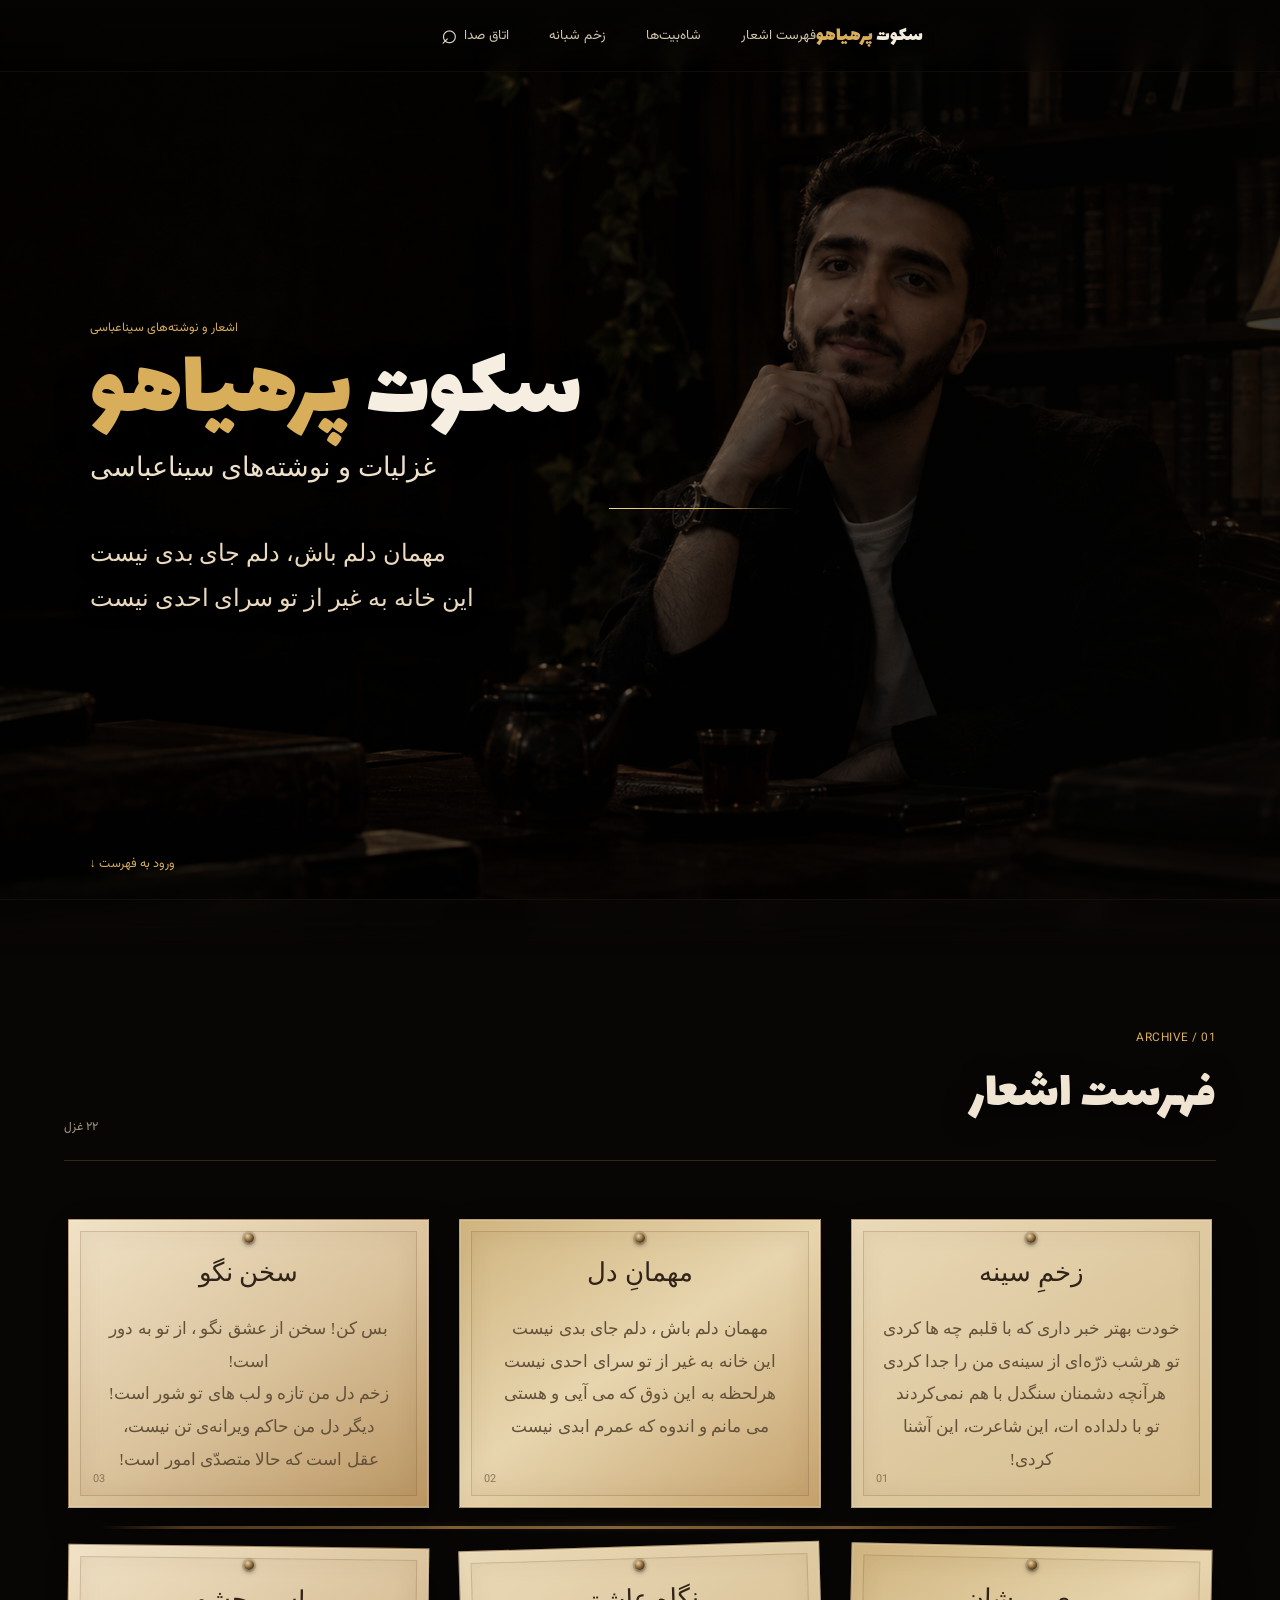
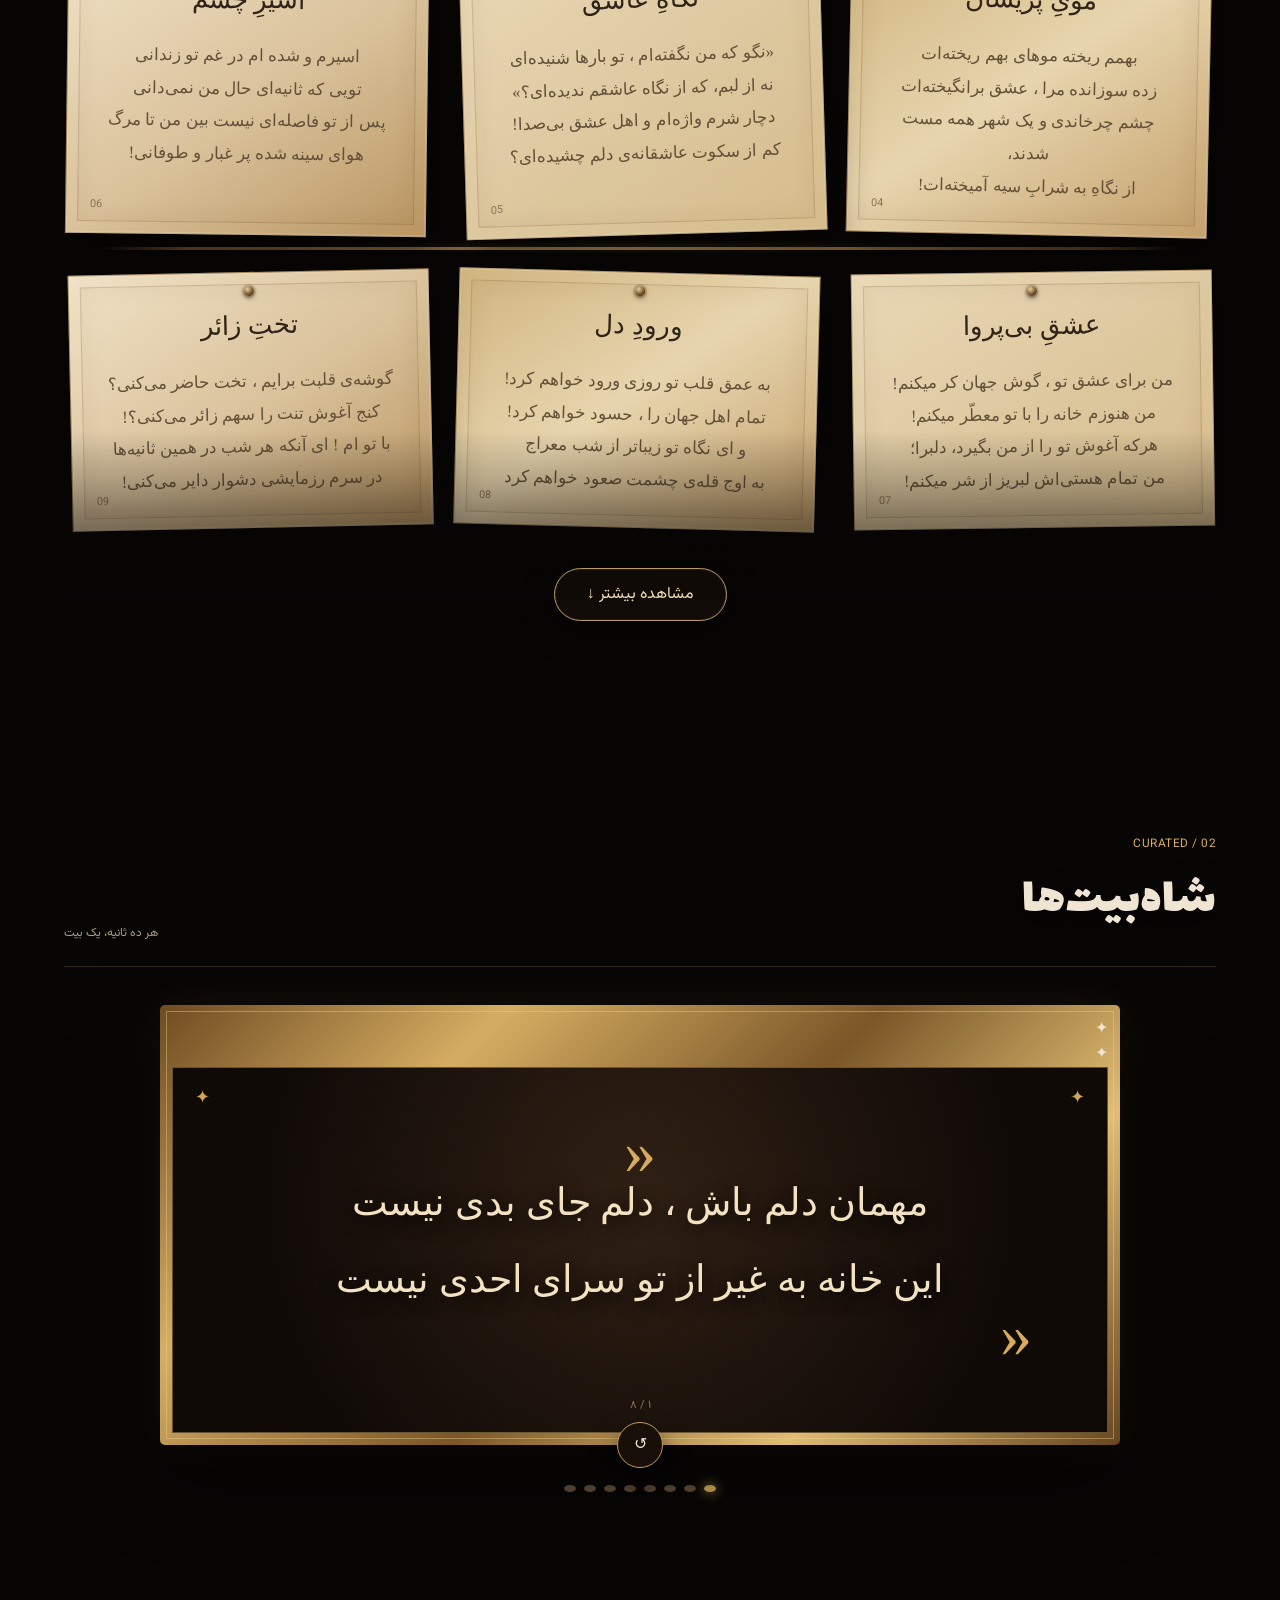
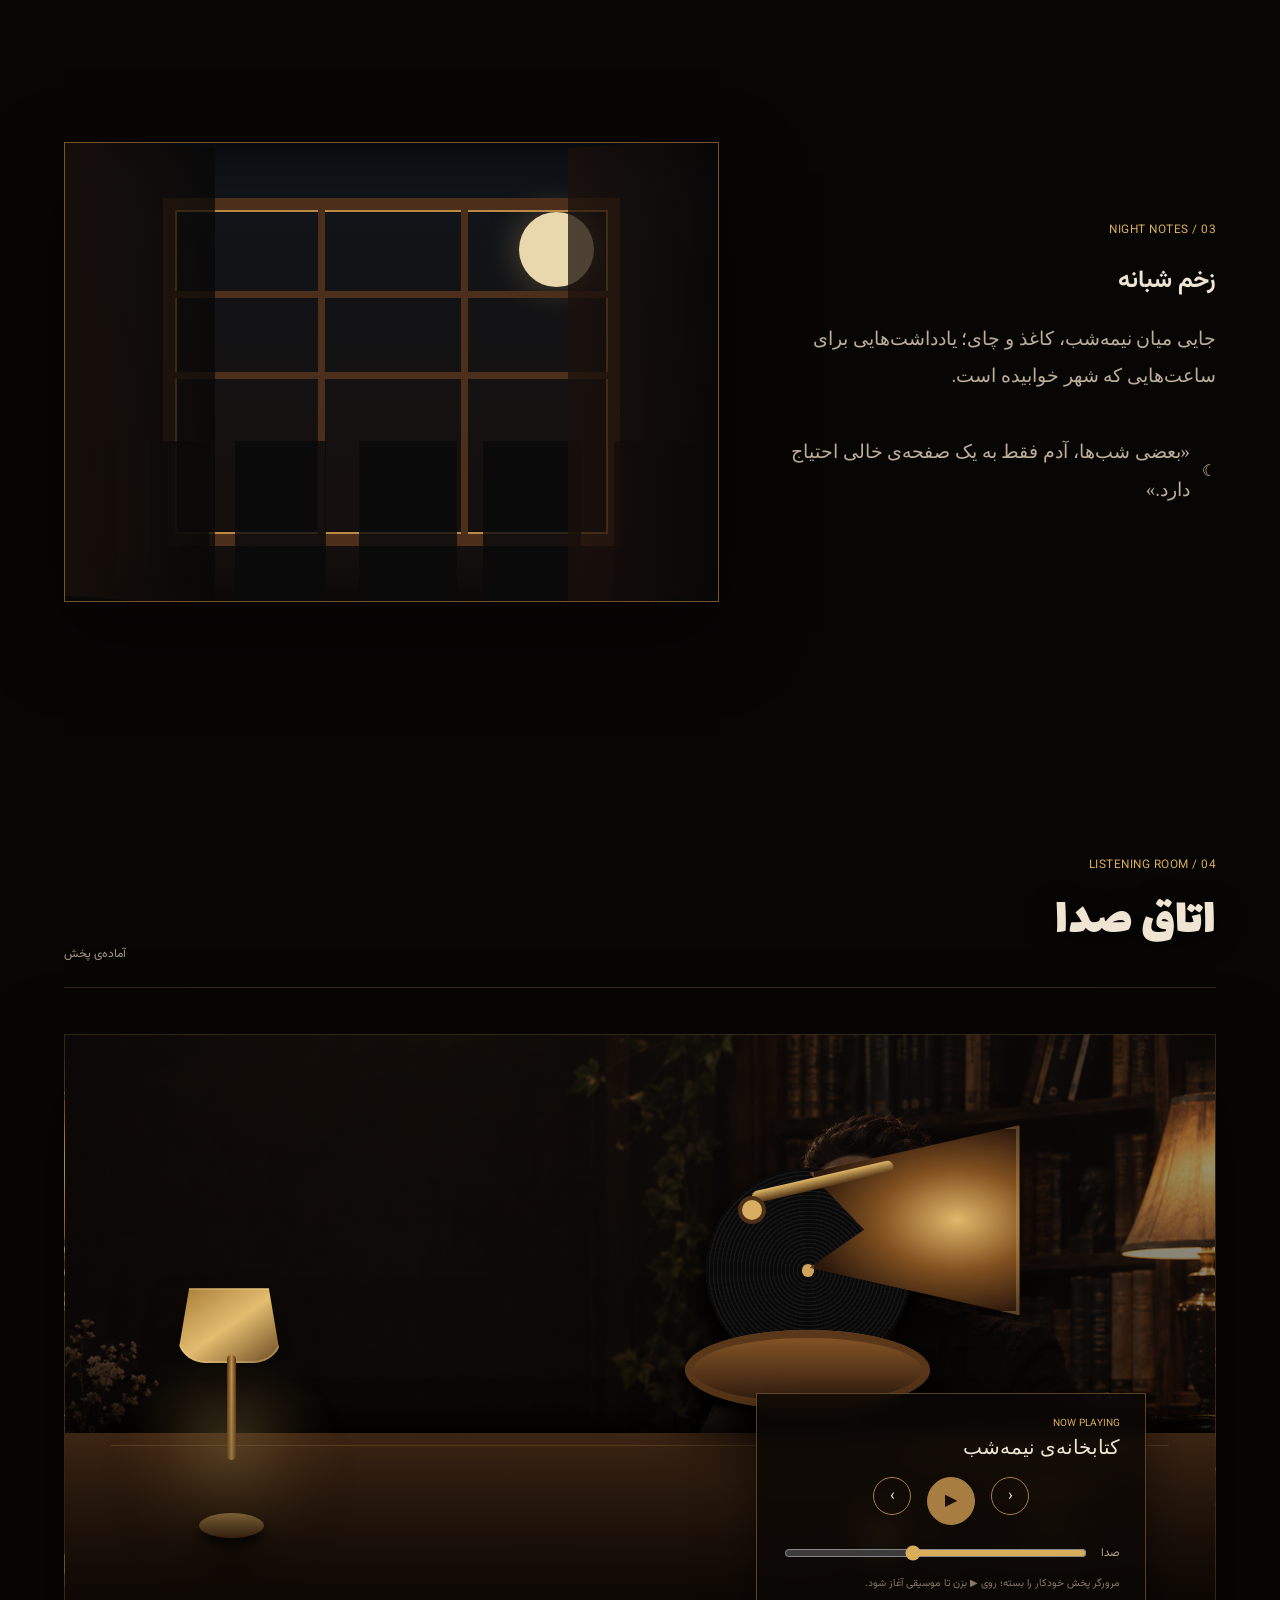
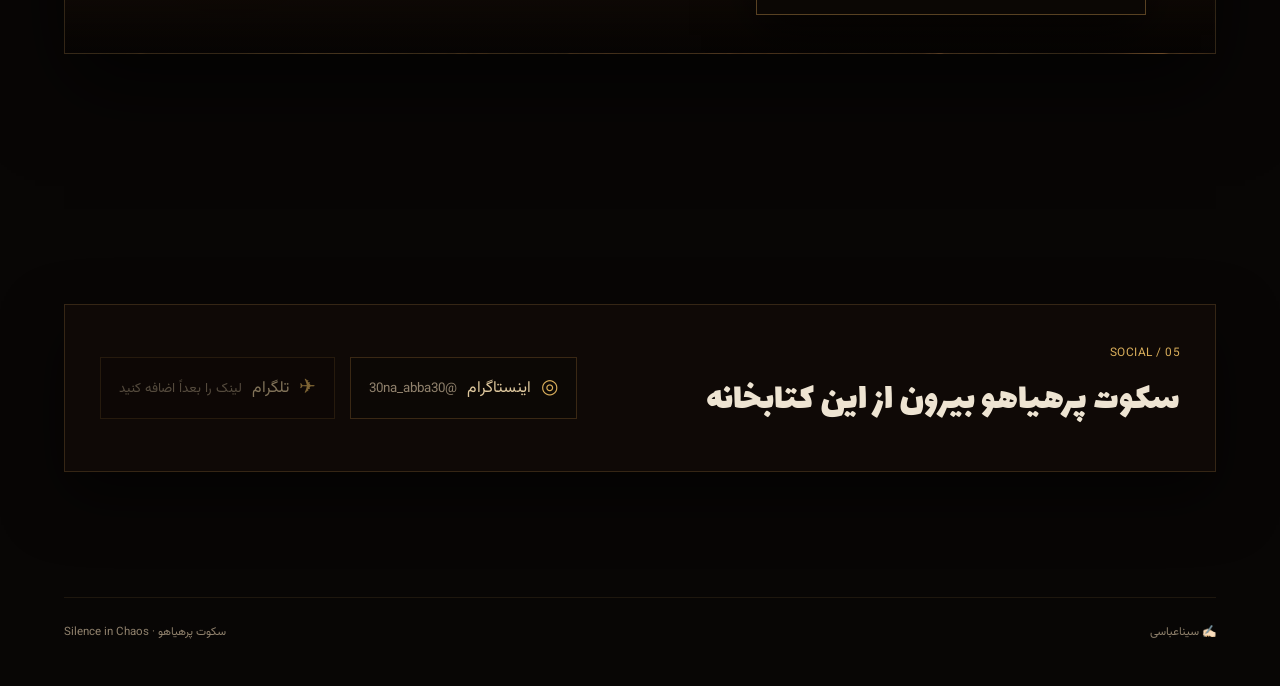
<file: index.html>
<!doctype html>
<html lang="fa" dir="rtl">
<head>
  <meta charset="utf-8">
  <meta name="viewport" content="width=device-width,initial-scale=1,viewport-fit=cover">
  <meta name="theme-color" content="#0d0907">
  <meta name="description" content="سکوت پرهیاهو — غزلیات و نوشته‌های سیناعباسی">
  <title>سکوت پرهیاهو | غزلیات و نوشته‌های سیناعباسی</title>
  <link rel="preconnect" href="https://fonts.googleapis.com">
  <link rel="preconnect" href="https://fonts.gstatic.com" crossorigin>
  <link href="https://fonts.googleapis.com/css2?family=Lalezar&family=Vazirmatn:wght@300;400;500;600;700&display=swap" rel="stylesheet">
  <link rel="stylesheet" href="style.css">
</head>
<body>
  <div id="cursorGlow" aria-hidden="true"></div>
  <div class="grain" aria-hidden="true"></div>

  <header class="topbar">
    <a class="brand" href="#home"><span>سکوت</span> پرهیاهو</a>
    <nav>
      <a href="#archive">فهرست اشعار</a>
      <a href="#selected">شاه‌بیت‌ها</a>
      <a href="#night">زخم شبانه</a>
      <a href="#sound">اتاق صدا</a>
    </nav>
    <button class="search-btn" id="searchBtn" aria-label="جست‌وجوی شعر">⌕</button>
  </header>

  <main>
    <section class="hero reveal" id="home">
      <div class="hero-photo" role="img" aria-label="سیناعباسی در فضای کتابخانه»"></div>
      <div class="hero-vignette"></div>
      <div class="hero-copy">
        <div class="eyebrow">اشعار و نوشته‌های سیناعباسی</div>
        <h1><span>سکوت</span> پرهیاهو</h1>
        <p class="hero-subtitle">غزلیات و نوشته‌های سیناعباسی</p>
        <div class="hero-line"></div>
        <div class="hero-couplet" aria-label="بیت آغاز">
          <p>مهمان دلم باش، دلم جای بدی نیست</p>
          <p>این خانه به غیر از تو سرای احدی نیست</p>
        </div>
      </div>
      <a class="scroll-cue" href="#archive">ورود به فهرست ↓</a>
    </section>

    <section class="section archive reveal" id="archive">
      <div class="section-head">
        <div><span class="kicker">ARCHIVE / 01</span><h2>فهرست اشعار</h2></div>
        <span class="count">۲۲ غزل</span>
      </div>
      <div class="archive-wrap">
        <div class="thread thread-a"></div><div class="thread thread-b"></div>
        <div class="poem-grid" id="poemGrid"></div>
      </div>
      <div class="more-fade" id="moreFade" aria-hidden="true"></div>
      <button class="more-btn" id="moreBtn">مشاهده بیشتر <span>↓</span></button>
    </section>

    <section class="section selected reveal" id="selected">
      <div class="section-head selected-head">
        <div><span class="kicker">CURATED / 02</span><h2>شاه‌بیت‌ها</h2></div>
        <span class="selected-note">هر ده ثانیه، یک بیت</span>
      </div>
      <div class="quote-frame" id="quoteFrame">
        <div class="frame-ornament top-left">✦</div><div class="frame-ornament top-right">✦</div>
        <div class="quote-inner">
          <span class="quote-mark">«</span>
          <div class="quote-lines" id="quoteLines"></div>
          <span class="quote-mark close">»</span>
          <div class="quote-meta" id="quoteMeta">۱ / ۸</div>
        </div>
        <button class="quote-next" id="quoteNext" aria-label="شاه‌بیت بعدی">↺</button>
      </div>
      <div class="quote-dots" id="quoteDots"></div>
    </section>

    <section class="section night reveal" id="night">
      <div class="night-copy">
        <span class="kicker">NIGHT NOTES / 03</span>
        <h2>زخم شبانه</h2>
        <p>جایی میان نیمه‌شب، کاغذ و چای؛ یادداشت‌هایی برای ساعت‌هایی که شهر خوابیده است.</p>
        <div class="night-note"><span>☾</span><p>«بعضی شب‌ها، آدم فقط به یک صفحه‌ی خالی احتیاج دارد.»</p></div>
      </div>
      <div class="window-scene depth-card" aria-label="پنجره‌ای در شب">
        <div class="moon"></div><div class="window-frame"><i></i><i></i><i></i><i></i></div>
        <div class="city"></div><div class="window-curtain left"></div><div class="window-curtain right"></div>
      </div>
    </section>

    <section class="section sound reveal" id="sound">
      <div class="section-head"><div><span class="kicker">LISTENING ROOM / 04</span><h2>اتاق صدا</h2></div><span class="sound-status" id="soundStatus">آماده‌ی پخش</span></div>
      <div class="sound-room">
        <div class="desk">
          <div class="lamp">
            <div class="lamp-shade"></div><div class="lamp-neck"></div><div class="lamp-base"></div><div class="lamp-light"></div>
          </div>
          <div class="cup"><div class="tea"></div><div class="cup-handle"></div></div>
          <div class="books-stack"><b></b><b></b><b></b></div>
        </div>
        <div class="gramophone depth-object">
          <div class="record"></div><div class="turntable"></div><div class="horn"></div><div class="arm"></div><div class="needle"></div>
        </div>
        <div class="player-panel">
          <div class="track-label"><span>NOW PLAYING</span><strong id="trackName">کتابخانه‌ی نیمه‌شب</strong></div>
          <div class="player-controls"><button id="prevTrack">‹</button><button class="play" id="playBtn">▶</button><button id="nextTrack">›</button></div>
          <div class="volume-row"><span>صدا</span><input id="volume" type="range" min="0" max="1" step="0.01" value="0.58"></div>
          <audio id="audio" preload="auto"></audio>
          <div class="audio-hint" id="audioHint">اگر مرورگر پخش خودکار را بست، یک‌بار روی دکمهٔ پخش بزن.</div>
        </div>
      </div>
    </section>

    <section class="section social reveal" id="social">
      <div class="social-panel depth-card">
        <div><span class="kicker">SOCIAL / 05</span><h2>سکوت پرهیاهو بیرون از این کتابخانه</h2></div>
        <div class="social-links">
          <a href="https://instagram.com/30na_abba30" target="_blank" rel="noopener" class="social-link"><span>◎</span> اینستاگرام <small>@30na_abba30</small></a>
          <a href="#" class="social-link disabled" aria-disabled="true"><span>✈</span> تلگرام <small>لینک را بعداً اضافه کنید</small></a>
        </div>
      </div>
    </section>
  </main>

  <footer><span>✍🏻 سیناعباسی</span><span>سکوت پرهیاهو · Silence in Chaos</span></footer>

  <div class="book-modal" id="bookModal" aria-hidden="true">
    <div class="modal-backdrop" data-close="1"></div>
    <article class="book" role="dialog" aria-modal="true" aria-labelledby="bookTitle">
      <button class="close-book" id="closeBook" aria-label="بستن">×</button>
      <div class="book-page book-cover"><span>سکوت<br>پر هیاهو</span><small>سیناعباسی</small></div>
      <div class="book-page book-content">
        <div class="book-tools"><button id="copyPoem">کپی شعر</button><button id="sharePoem">اشتراک‌گذاری</button><span id="copyStatus"></span></div>
        <span class="kicker">POEM / <span id="bookNumber"></span></span>
        <h2 id="bookTitle"></h2>
        <div class="poem-text" id="bookText"></div>
      </div>
    </article>
  </div>

  <div class="search-modal" id="searchModal" aria-hidden="true"><div class="modal-backdrop" data-search-close="1"></div><div class="search-box"><button id="closeSearch">×</button><input id="searchInput" placeholder="نام یا بخشی از شعر را جست‌وجو کنید…"><div id="searchResults"></div></div></div>

  <script src="poems.js"></script>
  <script src="script.js"></script>
</body>
</html>
</file>
<file: style.css>
:root{
 --bg:#090706;--ink:#eee4d2;--muted:#a89a84;--gold:#d9ae5b;--gold2:#a97b32;--gold3:#f0d493;
 --paper:#ead9b7;--paper2:#d6bc8c;--paper3:#c4a16a;--paper-dark:#b28d59;--brown:#2b1a10;
 --shadow:rgba(0,0,0,.62);--serif:"B Nazanin","BNazanin",Georgia,serif;--sans:"Vazirmatn",Tahoma,sans-serif;--display:"Lalezar","Vazirmatn",sans-serif
}
*{box-sizing:border-box}html{scroll-behavior:smooth}body{margin:0;min-height:100vh;background:#080605;color:var(--ink);font-family:var(--sans);overflow-x:hidden;cursor:none}
body::before{content:"";position:fixed;inset:-2%;z-index:-3;background-image:linear-gradient(rgba(7,5,4,.76),rgba(7,5,4,.86)),url('assets/hero.png');background-size:cover;background-position:center top;filter:blur(7px) saturate(.72);transform:scale(1.04);opacity:.68}
body::after{content:"";position:fixed;inset:0;z-index:-2;pointer-events:none;background:radial-gradient(circle at 18% 18%,rgba(206,160,75,.10),transparent 27%),linear-gradient(180deg,rgba(0,0,0,.12),rgba(0,0,0,.32));}
::selection{background:#d9ae5b;color:#1d1209}button,a,input{font:inherit}a{color:inherit;text-decoration:none}button{cursor:none;color:inherit;background:none;border:0}
.grain{position:fixed;inset:0;z-index:1000;pointer-events:none;opacity:.055;background-image:radial-gradient(#fff .6px,transparent .7px);background-size:6px 6px;mix-blend-mode:screen}
#cursorGlow{position:fixed;z-index:2000;width:118px;height:118px;border-radius:50%;pointer-events:none;opacity:0;transform:translate(-50%,-50%);background:radial-gradient(circle,rgba(255,213,112,.38),rgba(234,181,77,.18) 28%,rgba(234,181,77,.07) 52%,transparent 74%);filter:blur(.5px);mix-blend-mode:screen;transition:opacity .18s ease}
.topbar{position:fixed;top:0;right:0;left:0;height:72px;z-index:100;display:grid;grid-template-columns:1fr auto 1fr;align-items:center;padding:0 4.5vw;background:linear-gradient(180deg,rgba(5,4,3,.96),rgba(5,4,3,.5),transparent);backdrop-filter:blur(9px);border-bottom:1px solid rgba(214,173,91,.05)}
.brand{font-family:var(--display);font-size:1.28rem;justify-self:end;color:var(--gold);text-shadow:0 2px 12px #000}.brand span{color:#f4ecdd}.topbar nav{display:flex;gap:2.5rem;justify-content:center;font-size:.84rem;color:#d2c4ae}.topbar nav a{position:relative;padding:7px 0}.topbar nav a::after{content:"";position:absolute;right:0;left:100%;bottom:0;height:1px;background:linear-gradient(90deg,transparent,var(--gold));transition:.35s}.topbar nav a:hover::after{left:0}.search-btn{justify-self:start;font-size:1.75rem;color:#e7dcc8}
.hero{min-height:100vh;position:relative;display:flex;align-items:center;overflow:hidden;border-bottom:1px solid rgba(210,169,90,.08)}
.hero-photo{position:absolute;inset:0;background-image:url('assets/hero.png');background-repeat:no-repeat;background-size:cover;background-position:70% center;filter:saturate(.78) contrast(1.06) brightness(.68)}
.hero-vignette{position:absolute;inset:0;background:linear-gradient(90deg,rgba(5,4,3,.25) 0%,rgba(5,4,3,.18) 35%,rgba(5,4,3,.38) 74%,rgba(5,4,3,.66) 100%),linear-gradient(180deg,rgba(0,0,0,.28),transparent 35%,rgba(0,0,0,.55))}
.hero-copy{position:relative;z-index:2;width:min(780px,55vw);margin-left:7vw;margin-right:auto;padding-top:40px;text-align:left;direction:rtl}.eyebrow{color:var(--gold);font-size:.78rem}.hero h1{font-family:var(--display);font-size:clamp(4.2rem,7.6vw,7.7rem);line-height:.95;margin:.5rem 0 .75rem;font-weight:400;letter-spacing:-1px;white-space:nowrap;text-align:left;text-shadow:0 10px 35px #0009}.hero h1 span{color:#f5eee1}.hero h1{color:var(--gold)}.hero-subtitle{font-family:var(--serif);font-size:1.7rem;color:#eee1ca;margin:0;text-align:left}.hero-line{width:185px;height:1px;background:linear-gradient(90deg,var(--gold3),var(--gold),transparent);margin:25px 0 22px}.hero-couplet{font-family:var(--serif);font-size:1.48rem;line-height:1.9;color:#ead9bd;text-shadow:0 3px 18px #000}.hero-couplet p{margin:0}.scroll-cue{position:absolute;bottom:25px;left:7vw;color:var(--gold);font-size:.78rem}
.section{width:min(1240px,90vw);margin:0 auto;padding:125px 0;position:relative}.section-head{display:flex;align-items:end;justify-content:space-between;border-bottom:1px solid rgba(196,160,102,.22);padding-bottom:24px;margin-bottom:46px}.section-head h2{font-family:var(--display);font-size:3.3rem;font-weight:400;margin:3px 0 0;color:#f0e5d3;text-shadow:0 5px 25px #000}.kicker{color:var(--gold);font-size:.74rem;letter-spacing:.04em}.count,.selected-note,.sound-status{font-size:.75rem;color:var(--muted)}
.archive{min-height:100vh}.archive-wrap{position:relative;padding:12px 4px 25px}.poem-grid{display:grid;grid-template-columns:repeat(3,1fr);gap:38px 30px;position:relative}.poem-card{min-height:255px;padding:34px 31px 30px;background:linear-gradient(145deg,var(--paper),#ddc89f 52%,var(--paper2));color:#302317;position:relative;border:1px solid rgba(75,48,19,.28);box-shadow:10px 16px 30px rgba(0,0,0,.38),inset 0 0 0 1px rgba(255,245,215,.2);transition:transform .5s cubic-bezier(.2,.75,.25,1),box-shadow .45s ease,filter .45s ease;transform:rotate(var(--rot,0deg));transform-origin:50% 10%;z-index:1;overflow:visible}
.poem-card:nth-child(2n){background:linear-gradient(145deg,#d0b47f,#e7d5ae 48%,#c4a06b)}.poem-card:nth-child(3n){background:linear-gradient(145deg,#f0e2c6,#d9c19a 54%,#b99561)}.poem-card:nth-child(4n){--rot:1.2deg}.poem-card:nth-child(5n){--rot:-1.7deg}.poem-card:nth-child(6n){--rot:.7deg}.poem-card:nth-child(7n){--rot:-.8deg}.poem-card:nth-child(8n){--rot:1.5deg}.poem-card:nth-child(9n){--rot:-1.2deg}
.poem-card::before{content:"";position:absolute;inset:11px;border:1px solid rgba(92,58,24,.22);pointer-events:none;box-shadow:inset 0 0 25px rgba(83,49,19,.07)}.poem-card::after{content:"";position:absolute;width:10px;height:10px;border-radius:50%;top:13px;right:50%;transform:translateX(50%);background:radial-gradient(circle at 35% 30%,#e8d3a0,#6e4b23 60%,#332013);box-shadow:0 2px 5px #0008,0 0 0 2px rgba(79,51,23,.16)}
.poem-card:hover{transform:rotate(0deg) translateY(-13px) rotateX(2deg) rotateY(-2deg) scale(1.025);box-shadow:18px 30px 50px rgba(0,0,0,.56),0 0 30px rgba(220,171,84,.16);filter:saturate(1.08) brightness(1.04);z-index:5}
.poem-card h3{font-family:var(--serif);font-size:1.62rem;font-weight:400;line-height:1.5;margin:0 0 20px;text-align:center}.poem-card p{font-family:var(--serif);font-size:1.05rem;line-height:1.95;color:#625039;white-space:pre-line;margin:0;text-align:center}.poem-index{position:absolute;bottom:19px;left:24px;font-size:.68rem;color:#8b7555;direction:ltr}
.thread{position:absolute;z-index:0;pointer-events:none;height:3px;background:linear-gradient(90deg,transparent 0%,#6e4b25 8%,#b48a4d 48%,#62401e 92%,transparent 100%);filter:drop-shadow(0 2px 2px #000);opacity:.85}.thread::after{content:"";position:absolute;left:12%;right:12%;top:-3px;height:7px;background:radial-gradient(ellipse,#d2a96055,transparent 65%);filter:blur(3px)}.thread-a{left:3%;right:3%;top:calc(33.333% + 4px)}.thread-b{left:3%;right:3%;top:calc(66.666% + 9px)}
.poem-grid>*{z-index:1}.more-fade{height:210px;position:absolute;left:0;right:0;bottom:106px;background:linear-gradient(transparent 0%,rgba(8,6,5,.22) 24%,rgba(8,6,5,.82) 82%,#080605 100%);pointer-events:none;z-index:8}.more-btn{display:block;position:relative;z-index:9;margin:15px auto 0;padding:13px 32px;border:1px solid #b99767;border-radius:999px;background:rgba(20,12,8,.78);color:#f0ddba;box-shadow:0 10px 30px #0008, inset 0 0 0 1px #fff1}.archive.expanded .more-fade{display:none}.poem-card.hidden-poem{display:none}.archive.expanded .poem-card{animation:softIn .75s both}@keyframes softIn{from{opacity:0;transform:translateY(20px) rotate(var(--rot,0deg))}to{opacity:1;transform:rotate(var(--rot,0deg))}}
.selected{padding-top:85px}.selected-head{margin-bottom:38px}.quote-frame{width:min(960px,100%);min-height:390px;margin:0 auto;position:relative;padding:12px;background:linear-gradient(135deg,#6f4b21,#d5ad62 25%,#7b5728 52%,#e0bd73 76%,#67451f);box-shadow:0 30px 80px #0009,0 0 45px rgba(213,173,98,.08);border-radius:5px}.quote-frame::before{content:"";position:absolute;inset:6px;border:1px solid #f1d89c66;pointer-events:none}.quote-inner{height:100%;min-height:366px;background:radial-gradient(circle at 50% 35%,#302014,#100a07 72%);border:1px solid #caa46177;display:flex;flex-direction:column;align-items:center;justify-content:center;text-align:center;padding:48px 8%;position:relative}.quote-inner::before,.quote-inner::after{content:"✦";position:absolute;color:#cda45a;font-size:1.1rem;top:17px}.quote-inner::before{right:22px}.quote-inner::after{left:22px}.quote-lines{font-family:var(--serif);font-size:clamp(1.55rem,3vw,2.55rem);line-height:2;color:#f2e2c1;white-space:pre-line;text-shadow:0 4px 18px #000;transition:opacity .65s ease,transform .65s ease}.quote-mark{font-family:Georgia,serif;color:#d7aa5d;font-size:4rem;line-height:.4}.quote-mark.close{align-self:flex-start;transform:rotate(180deg);margin-top:18px}.quote-meta{position:absolute;bottom:18px;color:#927b59;font-size:.7rem}.quote-next{position:absolute;left:50%;bottom:-23px;transform:translateX(-50%);width:46px;height:46px;border-radius:50%;border:1px solid #c59b5a;background:#180f09;box-shadow:0 10px 25px #0009}.quote-dots{display:flex;justify-content:center;gap:8px;margin-top:40px}.quote-dots button{width:7px;height:7px;border-radius:50%;background:#655039}.quote-dots button.active{background:var(--gold);box-shadow:0 0 12px #d5ad62}
.night{display:grid;grid-template-columns:.8fr 1.2fr;align-items:center;gap:60px}.night-copy p{color:#bcae98;line-height:2;font-family:var(--serif);font-size:1.18rem}.night-note{display:flex;gap:12px;align-items:center;color:#d9bd87;font-family:var(--serif)}.window-scene{height:460px;position:relative;overflow:hidden;background:linear-gradient(180deg,#10151b,#15100e 75%);border:1px solid #76552c;box-shadow:0 30px 70px #0009,inset 0 0 60px #000}.moon{position:absolute;width:75px;height:75px;border-radius:50%;right:19%;top:15%;background:#e9d8ae;box-shadow:0 0 35px #d9bd7955}.window-frame{position:absolute;inset:12% 15%;border:12px solid #4b2f1a;box-shadow:inset 0 0 0 2px #b98a45}.window-frame i{position:absolute;background:#4b2f1a}.window-frame i:nth-child(1),.window-frame i:nth-child(2){width:7px;top:0;bottom:0;left:33%}.window-frame i:nth-child(2){left:66%}.window-frame i:nth-child(3),.window-frame i:nth-child(4){height:7px;left:0;right:0;top:50%}.window-frame i:nth-child(4){top:25%}.city{position:absolute;left:0;right:0;bottom:0;height:35%;background:linear-gradient(90deg,#08090a 0 8%,transparent 8% 13%,#08090a 13% 22%,transparent 22% 26%,#08090a 26% 40%,transparent 40% 45%,#08090a 45% 60%,transparent 60% 64%,#08090a 64% 79%,transparent 79% 84%,#08090a 84% 100%);opacity:.8}.window-curtain{position:absolute;top:0;bottom:0;width:23%;background:linear-gradient(90deg,#1b100b,#080706);opacity:.75}.window-curtain.left{left:0;transform:skewY(4deg)}.window-curtain.right{right:0;transform:skewY(-4deg)}
.sound-room{min-height:620px;position:relative;overflow:hidden;border:1px solid rgba(190,145,78,.22);background:linear-gradient(180deg,rgba(22,14,10,.34),rgba(8,6,5,.75)),url('assets/hero.png') center/cover;box-shadow:0 35px 80px #0009}.sound-room::after{content:"";position:absolute;inset:0;background:linear-gradient(0deg,rgba(4,3,2,.88),transparent 45%);pointer-events:none}.desk{position:absolute;left:0;right:0;bottom:0;height:220px;background:linear-gradient(180deg,#4a2d17,#1a0e08);box-shadow:0 -10px 30px #000}.desk::before{content:"";position:absolute;inset:12px 4% auto;height:1px;background:#b88a4555}.lamp{position:absolute;left:9%;bottom:115px;width:120px;height:250px;filter:drop-shadow(0 22px 18px #0008);transform:translateZ(30px)}.lamp-shade{position:absolute;top:0;left:8px;width:105px;height:75px;background:linear-gradient(145deg,#a77a37,#e3bd70 50%,#67461f);clip-path:polygon(12% 0,88% 0,100% 100%,0 100%);border-radius:10px 10px 28px 28px;box-shadow:inset 0 0 0 2px #f0d49555}.lamp-neck{position:absolute;top:67px;left:58px;width:9px;height:105px;background:linear-gradient(90deg,#4a2d16,#c09048,#4a2d16);border-radius:9px}.lamp-base{position:absolute;bottom:0;left:30px;width:65px;height:25px;border-radius:50%;background:linear-gradient(180deg,#d1a55c,#5d3b1c);box-shadow:0 8px 12px #000}.lamp-light{position:absolute;top:60px;left:-45px;width:210px;height:210px;border-radius:50%;background:radial-gradient(circle,rgba(255,205,110,.28),rgba(255,191,79,.07) 45%,transparent 72%);filter:blur(8px)}.cup{position:absolute;right:26%;bottom:90px;width:70px;height:62px;border-radius:10px 10px 25px 25px;background:linear-gradient(90deg,#553018,#b37a3e 55%,#3a2114);box-shadow:0 15px 20px #0008;transform:translateZ(40px)}.tea{position:absolute;top:4px;left:8px;right:8px;height:13px;border-radius:50%;background:#2a160b;box-shadow:inset 0 2px 2px #e3b66c55}.cup-handle{position:absolute;right:-25px;top:14px;width:32px;height:30px;border:7px solid #6d4524;border-left:0;border-radius:0 18px 18px 0}.books-stack{position:absolute;right:7%;bottom:92px;width:190px;height:110px}.books-stack b{position:absolute;right:0;bottom:0;width:170px;height:28px;background:linear-gradient(90deg,#27150c,#6b421e,#2b170d);border:1px solid #a2763e55;transform:rotate(-2deg);box-shadow:0 8px 12px #0008}.books-stack b:nth-child(2){bottom:28px;right:14px;width:145px;transform:rotate(3deg)}.books-stack b:nth-child(3){bottom:53px;right:4px;width:175px;transform:rotate(-5deg)}
.gramophone{position:absolute;right:17%;top:90px;width:360px;height:330px;transform-style:preserve-3d;filter:drop-shadow(0 30px 28px #0009)}.turntable{position:absolute;bottom:45px;left:25px;width:245px;height:80px;border-radius:50%;background:linear-gradient(180deg,#8b5a27,#2a170d);box-shadow:inset 0 0 0 8px #5b3719,0 15px 25px #000}.record{position:absolute;bottom:82px;left:46px;width:205px;height:205px;border-radius:50%;background:repeating-radial-gradient(circle,#090909 0 2px,#161616 3px 4px);box-shadow:0 10px 25px #000;animation:spin 8s linear infinite}.record::after{content:"";position:absolute;inset:47%;border-radius:50%;background:#d0a45a}.horn{position:absolute;right:0;top:0;width:210px;height:190px;background:radial-gradient(ellipse at 70% 50%,#e1b86b,#80501f 38%,#2c180c 73%);clip-path:polygon(100% 0,100% 100%,0 75%,26% 55%,0 25%);box-shadow:inset 0 0 0 4px #e1b86b44}.arm{position:absolute;left:92px;top:67px;width:145px;height:12px;background:linear-gradient(180deg,#e0b869,#553516);transform:rotate(-13deg);transform-origin:left center;border-radius:10px}.needle{position:absolute;left:82px;top:75px;width:20px;height:20px;border-radius:50%;background:#d7ad62;box-shadow:0 0 0 4px #4e3017}.player-panel{position:absolute;right:6%;bottom:38px;width:390px;padding:22px 25px;background:rgba(12,8,5,.82);border:1px solid #9e743d88;box-shadow:0 20px 45px #0008;backdrop-filter:blur(8px);z-index:4}.track-label span{display:block;font-size:.63rem;color:var(--gold)}.track-label strong{display:block;font-family:var(--serif);font-size:1.25rem;font-weight:400;margin-top:4px}.player-controls{display:flex;justify-content:center;gap:16px;margin:18px 0}.player-controls button{width:38px;height:38px;border:1px solid #a77d42;border-radius:50%}.player-controls .play{width:48px;height:48px;background:#a77d42;color:#160d07}.volume-row{display:flex;align-items:center;gap:12px;font-size:.72rem;color:#bba98f}.volume-row input{flex:1;accent-color:var(--gold)}.audio-hint{font-size:.65rem;color:#887963;margin-top:12px}
.social-panel{padding:35px;display:flex;justify-content:space-between;gap:40px;background:rgba(20,12,8,.6);border:1px solid #80603355;box-shadow:0 25px 60px #0008}.social-panel h2{font-family:var(--display);font-weight:400;font-size:2.4rem;margin:5px 0}.social-links{display:flex;gap:15px;align-items:center}.social-link{padding:14px 18px;border:1px solid #7d5a2f66;background:rgba(10,7,5,.45);display:flex;gap:10px;align-items:center;color:#dfc89e}.social-link span{font-size:1.25rem;color:var(--gold)}.social-link small{display:block;color:#8f806c}.social-link.disabled{opacity:.55}
footer{width:min(1240px,90vw);margin:auto;padding:25px 0 45px;display:flex;justify-content:space-between;color:#8f806c;font-size:.72rem;border-top:1px solid #b28a4a22}
.book-modal,.search-modal{position:fixed;inset:0;z-index:1200;display:none}.book-modal.open,.search-modal.open{display:block}.modal-backdrop{position:absolute;inset:0;background:rgba(0,0,0,.78);backdrop-filter:blur(8px)}.book{position:absolute;inset:7vh 7vw;display:grid;grid-template-columns:.7fr 1.3fr;background:#d8c39d;box-shadow:0 35px 100px #000;animation:bookIn .55s ease}.book-page{min-width:0}.book-cover{background:linear-gradient(145deg,#2a170d,#5a3518);color:#e7c986;display:flex;flex-direction:column;align-items:center;justify-content:center;text-align:center;font-family:var(--display);font-size:4rem;line-height:1.1;border-right:8px solid #8a6231}.book-cover small{font-family:var(--serif);font-size:1.1rem;margin-top:25px}.book-content{padding:48px 55px 35px;overflow:auto;background:linear-gradient(145deg,#f0e1c3,#d8c39d);color:#302317;box-shadow:inset 0 0 50px rgba(92,56,21,.12)}.book-tools{display:flex;gap:8px;align-items:center;margin-bottom:22px;direction:rtl}.book-tools button{border:1px solid #866132;padding:8px 13px;color:#65451f}.book-tools span{font-size:.72rem;color:#866132}.book-content h2{font-family:var(--serif);font-size:2.15rem;font-weight:400;margin:8px 0 28px}.poem-text{font-family:var(--serif);font-size:1.2rem;line-height:2.25;white-space:pre-line}.close-book{position:absolute;top:13px;right:16px;z-index:2;color:#e9d6af;font-size:2rem}.search-modal{z-index:1300}.search-box{position:absolute;top:15vh;left:50%;transform:translateX(-50%);width:min(700px,88vw);background:#140c08;border:1px solid #76552c;padding:30px;box-shadow:0 30px 80px #000}.search-box>button{position:absolute;right:10px;top:6px;font-size:1.7rem}.search-box input{width:100%;background:#0e0906;border:1px solid #654828;color:#eadbc1;padding:15px 18px;outline:none}.search-results{margin-top:15px}.result{padding:15px;border-bottom:1px solid #49341f;color:#cbb99d;cursor:none}.result:hover{color:#e2bf7c}
.reveal{opacity:0;transform:translateY(28px);transition:opacity .95s ease,transform .95s cubic-bezier(.2,.7,.2,1)}.reveal.visible{opacity:1;transform:none}@keyframes spin{to{transform:rotate(360deg)}}@keyframes bookIn{from{opacity:0;transform:translateY(30px) scale(.98)}to{opacity:1;transform:none}}
@media(max-width:850px){
 body{cursor:auto}#cursorGlow{display:none}.topbar{height:62px;display:flex;justify-content:space-between;padding:0 5vw}.topbar nav{display:none}.brand{font-size:1.1rem}.search-btn{cursor:pointer}
 .hero{min-height:auto;padding-top:62px;display:block}.hero-photo{position:relative;inset:auto;height:60vh;min-height:410px;background-size:auto 100%;background-position:72% 32%;filter:brightness(.78) contrast(1.03)}.hero-vignette{inset:62px 0 auto;height:60vh;background:linear-gradient(180deg,rgba(5,4,3,.1) 45%,#080605 100%)}.hero-copy{width:auto;margin:0;padding:0 7vw 80px;transform:translateY(-18px);text-align:right}.eyebrow{font-size:.68rem}.hero h1{font-size:clamp(3.1rem,15vw,5rem);white-space:normal;text-align:right;line-height:1}.hero-subtitle{font-size:1.28rem;text-align:right}.hero-line{margin-right:0}.hero-couplet{font-size:1.15rem;line-height:1.9}.scroll-cue{left:auto;right:7vw;bottom:25px}
 .section{width:90vw;padding:90px 0}.section-head{align-items:flex-start;gap:15px}.section-head h2{font-size:2.7rem}.poem-grid{grid-template-columns:1fr;gap:26px}.poem-card{min-height:235px}.thread{display:none}.more-fade{bottom:98px}.night{grid-template-columns:1fr;gap:35px}.window-scene{height:360px}.sound-room{min-height:780px}.gramophone{right:50%;transform:translateX(50%) scale(.72);top:20px}.player-panel{left:5%;right:5%;width:auto;top:auto;bottom:205px}.desk{height:160px}.lamp{left:4%;transform:scale(.6);bottom:90px}.cup{right:23%;bottom:88px;transform:scale(.72)}.books-stack{right:3%;bottom:86px;transform:scale(.62)}.social-panel{flex-direction:column;align-items:stretch;gap:30px;padding:30px}.social-panel h2{font-size:2rem}.social-links{flex-direction:column}.book{grid-template-columns:1fr;height:90vh;inset:5vh 4vw}.book-cover{display:none}.book-content{padding:50px 7% 30px}.book-content h2{font-size:1.65rem}.poem-text{font-size:1.08rem;line-height:2}.quote-inner{min-height:300px}.quote-frame{min-height:330px}.quote-lines{font-size:1.5rem}footer{flex-direction:column;gap:8px}
}
@media(min-width:851px) and (max-width:1100px){.poem-grid{grid-template-columns:repeat(2,1fr)}.thread{display:none}.hero-copy{width:62vw}}
@media(prefers-reduced-motion:reduce){*,*::before,*::after{scroll-behavior:auto!important;animation:none!important;transition:none!important}.reveal{opacity:1;transform:none}.record{animation:none}}
</file>
